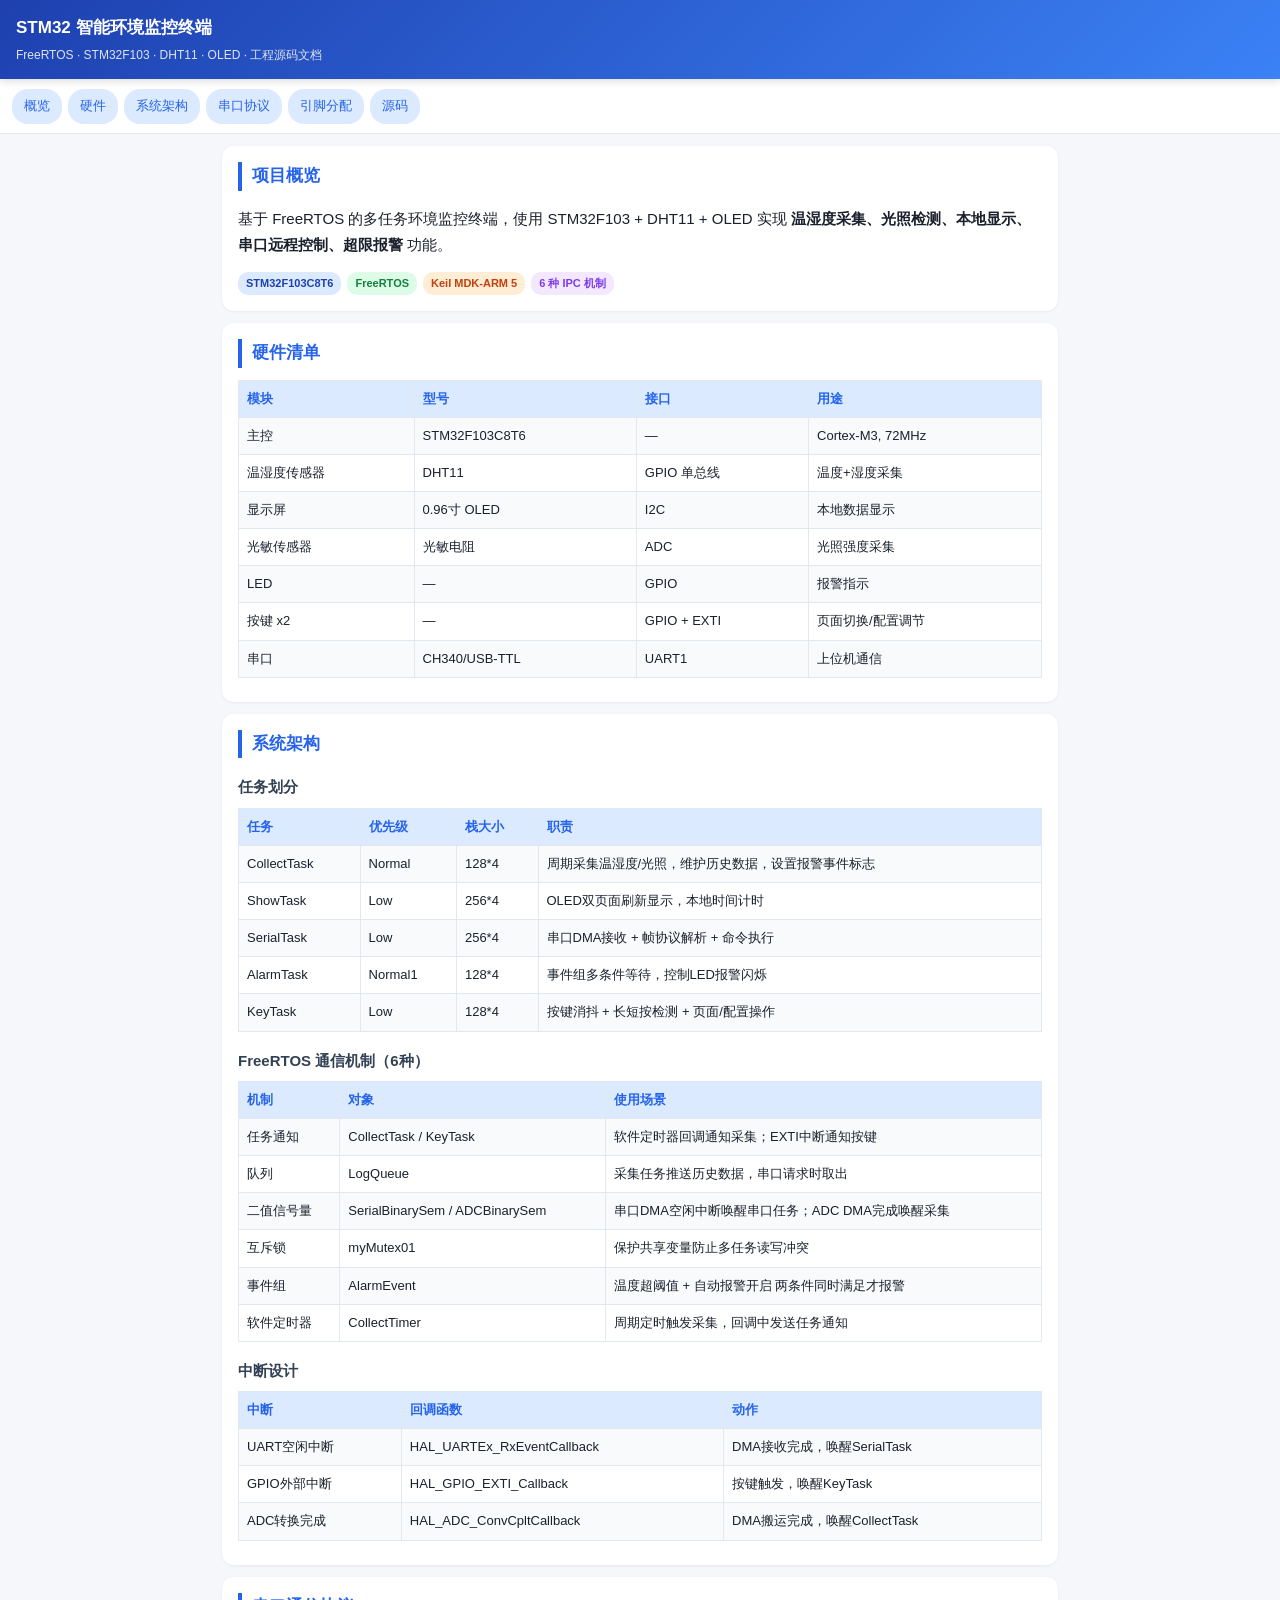
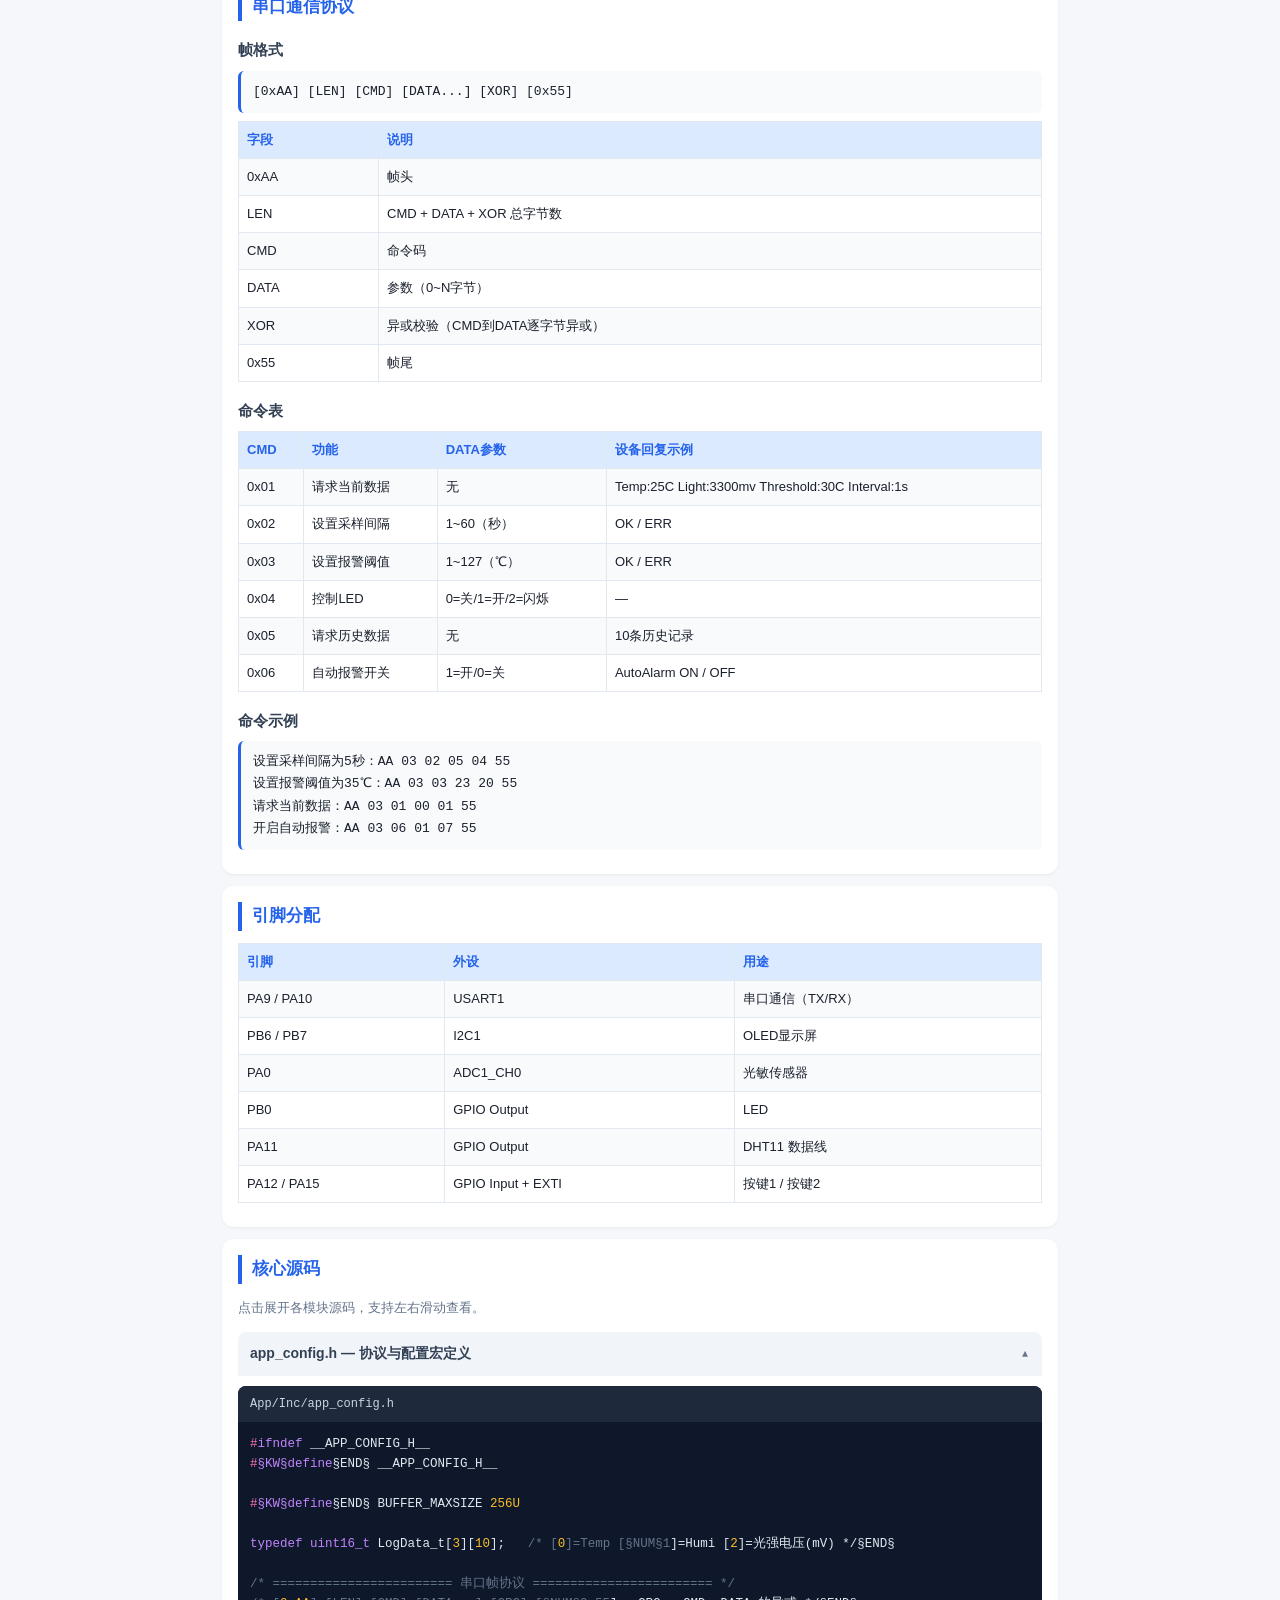
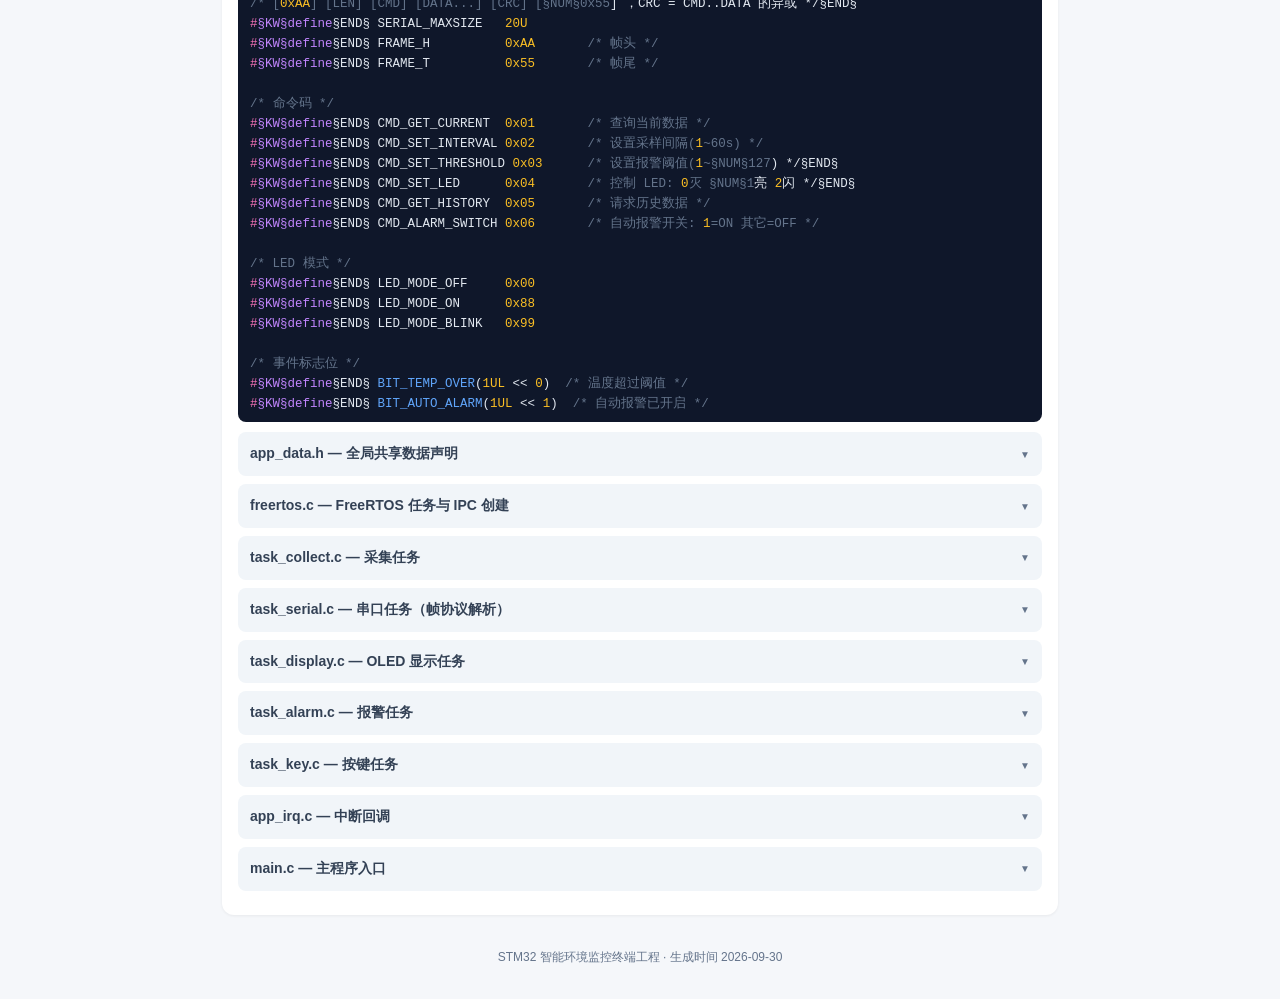
<file: Monitoring工程手机版.html>
<!DOCTYPE html>
<html lang="zh-CN">
<head>
<meta charset="UTF-8">
<meta name="viewport" content="width=device-width, initial-scale=1.0, maximum-scale=5.0">
<title>STM32 智能环境监控终端 - 工程文档</title>
<style>
:root{
  --bg:#f5f7fa;--card:#fff;--text:#1a202c;--muted:#64748b;
  --accent:#2563eb;--accent-light:#dbeafe;--border:#e2e8f0;
  --code-bg:#0f172a;--code-text:#e2e8f0;--kw:#c084fc;--str:#86efac;
  --num:#fbbf24;--cmt:#64748b;--fn:#60a5fa;--type:#f472b6;
}
*{box-sizing:border-box;-webkit-tap-highlight-color:transparent}
body{margin:0;font-family:-apple-system,BlinkMacSystemFont,"PingFang SC","Microsoft YaHei",sans-serif;background:var(--bg);color:var(--text);line-height:1.7;font-size:15px}
.header{position:sticky;top:0;z-index:100;background:linear-gradient(135deg,#1e40af,#3b82f6);color:#fff;padding:14px 16px;box-shadow:0 2px 8px rgba(0,0,0,.15)}
.header h1{margin:0;font-size:17px;font-weight:600}
.header .sub{font-size:12px;opacity:.85;margin-top:2px}
.nav{display:flex;gap:6px;overflow-x:auto;padding:10px 12px;background:#fff;border-bottom:1px solid var(--border);position:sticky;top:57px;z-index:99;scrollbar-width:none}
.nav::-webkit-scrollbar{display:none}
.nav a{flex-shrink:0;padding:6px 12px;background:var(--accent-light);color:var(--accent);border-radius:16px;font-size:13px;text-decoration:none;white-space:nowrap;font-weight:500}
.container{max-width:860px;margin:0 auto;padding:12px}
.card{background:var(--card);border-radius:12px;padding:16px;margin-bottom:12px;box-shadow:0 1px 3px rgba(0,0,0,.06)}
.card h2{margin:0 0 12px;font-size:17px;color:var(--accent);border-left:4px solid var(--accent);padding-left:10px}
.card h3{margin:16px 0 8px;font-size:15px;color:#334155}
table{width:100%;border-collapse:collapse;font-size:13px;margin:8px 0}
th,td{border:1px solid var(--border);padding:7px 8px;text-align:left}
th{background:var(--accent-light);color:var(--accent);font-weight:600}
tr:nth-child(even) td{background:#f8fafc}
.tag{display:inline-block;padding:2px 8px;border-radius:10px;font-size:11px;font-weight:600}
.tag-blue{background:#dbeafe;color:#1e40af}
.tag-green{background:#dcfce7;color:#15803d}
.tag-orange{background:#ffedd5;color:#c2410c}
.tag-purple{background:#f3e8ff;color:#7c3aed}
.code-block{background:var(--code-bg);border-radius:8px;overflow:hidden;margin:10px 0}
.code-header{display:flex;justify-content:space-between;align-items:center;padding:8px 12px;background:#1e293b;color:#cbd5e1;font-size:12px;font-family:monospace}
.code-header .copy{background:#334155;border:none;color:#e2e8f0;padding:3px 10px;border-radius:6px;font-size:11px;cursor:pointer}
.code-header .copy:active{background:#475569}
pre{margin:0;padding:12px;overflow-x:auto;font-size:12.5px;line-height:1.6;color:var(--code-text);font-family:"SF Mono",Menlo,Consolas,monospace;max-height:600px;-webkit-overflow-scrolling:touch}
details{margin:8px 0}
details summary{cursor:pointer;padding:10px 12px;background:#f1f5f9;border-radius:8px;font-weight:600;font-size:14px;color:#334155;list-style:none;display:flex;justify-content:space-between;align-items:center}
details summary::-webkit-details-marker{display:none}
details summary::after{content:"▼";font-size:10px;color:var(--muted);transition:transform .2s}
details[open] summary::after{transform:rotate(180deg)}
details[open] summary{border-bottom-left-radius:0;border-bottom-right-radius:0}
.kw{color:var(--kw)}.str{color:var(--str)}.num{color:var(--num)}.cmt{color:var(--cmt)}.fn{color:var(--fn)}.type{color:var(--type)}.dir{color:#f472b6}
.protocol{background:#f8fafc;border-left:3px solid var(--accent);padding:10px 12px;font-family:monospace;font-size:13px;border-radius:6px;margin:8px 0;word-break:break-all}
.arch-box{background:linear-gradient(135deg,#eff6ff,#dbeafe);border-radius:10px;padding:12px;margin:8px 0}
.footer{text-align:center;padding:20px;color:var(--muted);font-size:12px}
@media(max-width:600px){
  body{font-size:14px}
  .container{padding:8px}
  .card{padding:12px;border-radius:10px}
  pre{font-size:11.5px;padding:10px}
  th,td{padding:5px 6px;font-size:12px}
}
</style>
</head>
<body>

<div class="header">
  <h1>STM32 智能环境监控终端</h1>
  <div class="sub">FreeRTOS · STM32F103 · DHT11 · OLED · 工程源码文档</div>
</div>

<div class="nav">
  <a href="#overview">概览</a>
  <a href="#hardware">硬件</a>
  <a href="#arch">系统架构</a>
  <a href="#protocol">串口协议</a>
  <a href="#pins">引脚分配</a>
  <a href="#code">源码</a>
</div>

<div class="container">

<div class="card" id="overview">
  <h2>项目概览</h2>
  <p>基于 FreeRTOS 的多任务环境监控终端，使用 STM32F103 + DHT11 + OLED 实现 <strong>温湿度采集、光照检测、本地显示、串口远程控制、超限报警</strong> 功能。</p>
  <div style="display:flex;flex-wrap:wrap;gap:6px;margin-top:8px">
    <span class="tag tag-blue">STM32F103C8T6</span>
    <span class="tag tag-green">FreeRTOS</span>
    <span class="tag tag-orange">Keil MDK-ARM 5</span>
    <span class="tag tag-purple">6 种 IPC 机制</span>
  </div>
</div>

<div class="card" id="hardware">
  <h2>硬件清单</h2>
  <table>
    <tr><th>模块</th><th>型号</th><th>接口</th><th>用途</th></tr>
    <tr><td>主控</td><td>STM32F103C8T6</td><td>—</td><td>Cortex-M3, 72MHz</td></tr>
    <tr><td>温湿度传感器</td><td>DHT11</td><td>GPIO 单总线</td><td>温度+湿度采集</td></tr>
    <tr><td>显示屏</td><td>0.96寸 OLED</td><td>I2C</td><td>本地数据显示</td></tr>
    <tr><td>光敏传感器</td><td>光敏电阻</td><td>ADC</td><td>光照强度采集</td></tr>
    <tr><td>LED</td><td>—</td><td>GPIO</td><td>报警指示</td></tr>
    <tr><td>按键 x2</td><td>—</td><td>GPIO + EXTI</td><td>页面切换/配置调节</td></tr>
    <tr><td>串口</td><td>CH340/USB-TTL</td><td>UART1</td><td>上位机通信</td></tr>
  </table>
</div>

<div class="card" id="arch">
  <h2>系统架构</h2>
  <h3>任务划分</h3>
  <table>
    <tr><th>任务</th><th>优先级</th><th>栈大小</th><th>职责</th></tr>
    <tr><td>CollectTask</td><td>Normal</td><td>128*4</td><td>周期采集温湿度/光照，维护历史数据，设置报警事件标志</td></tr>
    <tr><td>ShowTask</td><td>Low</td><td>256*4</td><td>OLED双页面刷新显示，本地时间计时</td></tr>
    <tr><td>SerialTask</td><td>Low</td><td>256*4</td><td>串口DMA接收 + 帧协议解析 + 命令执行</td></tr>
    <tr><td>AlarmTask</td><td>Normal1</td><td>128*4</td><td>事件组多条件等待，控制LED报警闪烁</td></tr>
    <tr><td>KeyTask</td><td>Low</td><td>128*4</td><td>按键消抖 + 长短按检测 + 页面/配置操作</td></tr>
  </table>

  <h3>FreeRTOS 通信机制（6种）</h3>
  <table>
    <tr><th>机制</th><th>对象</th><th>使用场景</th></tr>
    <tr><td>任务通知</td><td>CollectTask / KeyTask</td><td>软件定时器回调通知采集；EXTI中断通知按键</td></tr>
    <tr><td>队列</td><td>LogQueue</td><td>采集任务推送历史数据，串口请求时取出</td></tr>
    <tr><td>二值信号量</td><td>SerialBinarySem / ADCBinarySem</td><td>串口DMA空闲中断唤醒串口任务；ADC DMA完成唤醒采集</td></tr>
    <tr><td>互斥锁</td><td>myMutex01</td><td>保护共享变量防止多任务读写冲突</td></tr>
    <tr><td>事件组</td><td>AlarmEvent</td><td>温度超阈值 + 自动报警开启 两条件同时满足才报警</td></tr>
    <tr><td>软件定时器</td><td>CollectTimer</td><td>周期定时触发采集，回调中发送任务通知</td></tr>
  </table>

  <h3>中断设计</h3>
  <table>
    <tr><th>中断</th><th>回调函数</th><th>动作</th></tr>
    <tr><td>UART空闲中断</td><td>HAL_UARTEx_RxEventCallback</td><td>DMA接收完成，唤醒SerialTask</td></tr>
    <tr><td>GPIO外部中断</td><td>HAL_GPIO_EXTI_Callback</td><td>按键触发，唤醒KeyTask</td></tr>
    <tr><td>ADC转换完成</td><td>HAL_ADC_ConvCpltCallback</td><td>DMA搬运完成，唤醒CollectTask</td></tr>
  </table>
</div>

<div class="card" id="protocol">
  <h2>串口通信协议</h2>
  <h3>帧格式</h3>
  <div class="protocol">[0xAA] [LEN] [CMD] [DATA...] [XOR] [0x55]</div>
  <table>
    <tr><th>字段</th><th>说明</th></tr>
    <tr><td>0xAA</td><td>帧头</td></tr>
    <tr><td>LEN</td><td>CMD + DATA + XOR 总字节数</td></tr>
    <tr><td>CMD</td><td>命令码</td></tr>
    <tr><td>DATA</td><td>参数（0~N字节）</td></tr>
    <tr><td>XOR</td><td>异或校验（CMD到DATA逐字节异或）</td></tr>
    <tr><td>0x55</td><td>帧尾</td></tr>
  </table>

  <h3>命令表</h3>
  <table>
    <tr><th>CMD</th><th>功能</th><th>DATA参数</th><th>设备回复示例</th></tr>
    <tr><td>0x01</td><td>请求当前数据</td><td>无</td><td>Temp:25C Light:3300mv Threshold:30C Interval:1s</td></tr>
    <tr><td>0x02</td><td>设置采样间隔</td><td>1~60（秒）</td><td>OK / ERR</td></tr>
    <tr><td>0x03</td><td>设置报警阈值</td><td>1~127（℃）</td><td>OK / ERR</td></tr>
    <tr><td>0x04</td><td>控制LED</td><td>0=关/1=开/2=闪烁</td><td>—</td></tr>
    <tr><td>0x05</td><td>请求历史数据</td><td>无</td><td>10条历史记录</td></tr>
    <tr><td>0x06</td><td>自动报警开关</td><td>1=开/0=关</td><td>AutoAlarm ON / OFF</td></tr>
  </table>

  <h3>命令示例</h3>
  <div class="protocol">设置采样间隔为5秒：AA 03 02 05 04 55<br>
设置报警阈值为35℃：AA 03 03 23 20 55<br>
请求当前数据：AA 03 01 00 01 55<br>
开启自动报警：AA 03 06 01 07 55</div>
</div>

<div class="card" id="pins">
  <h2>引脚分配</h2>
  <table>
    <tr><th>引脚</th><th>外设</th><th>用途</th></tr>
    <tr><td>PA9 / PA10</td><td>USART1</td><td>串口通信（TX/RX）</td></tr>
    <tr><td>PB6 / PB7</td><td>I2C1</td><td>OLED显示屏</td></tr>
    <tr><td>PA0</td><td>ADC1_CH0</td><td>光敏传感器</td></tr>
    <tr><td>PB0</td><td>GPIO Output</td><td>LED</td></tr>
    <tr><td>PA11</td><td>GPIO Output</td><td>DHT11 数据线</td></tr>
    <tr><td>PA12 / PA15</td><td>GPIO Input + EXTI</td><td>按键1 / 按键2</td></tr>
  </table>
</div>

<div class="card" id="code">
  <h2>核心源码</h2>
  <p style="color:var(--muted);font-size:13px">点击展开各模块源码，支持左右滑动查看。</p>

  <details open>
    <summary>app_config.h — 协议与配置宏定义</summary>
    <div class="code-block"><div class="code-header">App/Inc/app_config.h</div><pre id="c1"></pre></div>
  </details>

  <details>
    <summary>app_data.h — 全局共享数据声明</summary>
    <div class="code-block"><div class="code-header">App/Inc/app_data.h</div><pre id="c2"></pre></div>
  </details>

  <details>
    <summary>freertos.c — FreeRTOS 任务与 IPC 创建</summary>
    <div class="code-block"><div class="code-header">Core/Src/freertos.c</div><pre id="c3"></pre></div>
  </details>

  <details>
    <summary>task_collect.c — 采集任务</summary>
    <div class="code-block"><div class="code-header">App/Src/task_collect.c</div><pre id="c4"></pre></div>
  </details>

  <details>
    <summary>task_serial.c — 串口任务（帧协议解析）</summary>
    <div class="code-block"><div class="code-header">App/Src/task_serial.c</div><pre id="c5"></pre></div>
  </details>

  <details>
    <summary>task_display.c — OLED 显示任务</summary>
    <div class="code-block"><div class="code-header">App/Src/task_display.c</div><pre id="c6"></pre></div>
  </details>

  <details>
    <summary>task_alarm.c — 报警任务</summary>
    <div class="code-block"><div class="code-header">App/Src/task_alarm.c</div><pre id="c7"></pre></div>
  </details>

  <details>
    <summary>task_key.c — 按键任务</summary>
    <div class="code-block"><div class="code-header">App/Src/task_key.c</div><pre id="c8"></pre></div>
  </details>

  <details>
    <summary>app_irq.c — 中断回调</summary>
    <div class="code-block"><div class="code-header">App/Src/app_irq.c</div><pre id="c9"></pre></div>
  </details>

  <details>
    <summary>main.c — 主程序入口</summary>
    <div class="code-block"><div class="code-header">Core/Src/main.c</div><pre id="c10"></pre></div>
  </details>
</div>

<div class="footer">STM32 智能环境监控终端工程 · 生成时间 2026-09-30</div>
</div>

<script>
// 简易 C 语法高亮
function hl(code){
  // 先处理注释和字符串，避免被关键字替换干扰
  let out = code;
  // 注释
  out = out.replace(/\/\/[^\n]*/g, m => '§CMT§'+m+'§END§');
  out = out.replace(/\/\*[\s\S]*?\*\//g, m => '§CMT§'+m+'§END§');
  // 字符串
  out = out.replace(/"([^"\\]|\\.)*"/g, m => '§STR§'+m+'§END§');
  out = out.replace(/'([^'\\]|\\.)*'/g, m => '§STR§'+m+'§END§');
  // 预处理
  out = out.replace(/(^|\s)(#\s*\w+)/g, '$1§DIR§$2§END§');
  // 关键字
  const kws = ['void','uint8_t','uint16_t','uint32_t','int','char','if','else','for','while','switch','case','break','return','const','static','extern','define','include','ifndef','endif','define','typedef','struct','enum','sizeof','NULL','true','false'];
  kws.forEach(k => {
    const re = new RegExp('\\b'+k.replace(/[.*+?^${}()|[\]\\]/g,'\\$&')+'\\b','g');
    out = out.replace(re, '§KW§'+k+'§END§');
  });
  // 函数调用
  out = out.replace(/\b([a-zA-Z_]\w*)\s*\(/g, '§FN§$1§END§(');
  // 数字
  out = out.replace(/\b(\d+[uUlL]*|0x[0-9a-fA-F]+)\b/g, '§NUM§$1§END§');
  // 恢复标签
  out = out.replace(/§CMT§([\s\S]*?)§END§/g,'<span class="cmt">$1</span>');
  out = out.replace(/§STR§([\s\S]*?)§END§/g,'<span class="str">$1</span>');
  out = out.replace(/§DIR§([\s\S]*?)§END§/g,'<span class="dir">$1</span>');
  out = out.replace(/§KW§([\s\S]*?)§END§/g,'<span class="kw">$1</span>');
  out = out.replace(/§FN§([\s\S]*?)§END§/g,'<span class="fn">$1</span>');
  out = out.replace(/§NUM§([\s\S]*?)§END§/g,'<span class="num">$1</span>');
  return out;
}
</script>

<!-- 源码数据 -->
<script id="src-app_config" type="text/plain">#ifndef __APP_CONFIG_H__
#define __APP_CONFIG_H__

#define BUFFER_MAXSIZE 256U

typedef uint16_t LogData_t[3][10];   /* [0]=Temp [1]=Humi [2]=光强电压(mV) */

/* ======================== 串口帧协议 ======================== */
/* [0xAA] [LEN] [CMD] [DATA...] [CRC] [0x55] ，CRC = CMD..DATA 的异或 */
#define SERIAL_MAXSIZE   20U
#define FRAME_H          0xAA       /* 帧头 */
#define FRAME_T          0x55       /* 帧尾 */

/* 命令码 */
#define CMD_GET_CURRENT  0x01       /* 查询当前数据 */
#define CMD_SET_INTERVAL 0x02       /* 设置采样间隔(1~60s) */
#define CMD_SET_THRESHOLD 0x03      /* 设置报警阈值(1~127) */
#define CMD_SET_LED      0x04       /* 控制 LED: 0灭 1亮 2闪 */
#define CMD_GET_HISTORY  0x05       /* 请求历史数据 */
#define CMD_ALARM_SWITCH 0x06       /* 自动报警开关: 1=ON 其它=OFF */

/* LED 模式 */
#define LED_MODE_OFF     0x00
#define LED_MODE_ON      0x88
#define LED_MODE_BLINK   0x99

/* 事件标志位 */
#define BIT_TEMP_OVER    (1UL << 0)  /* 温度超过阈值 */
#define BIT_AUTO_ALARM   (1UL << 1)  /* 自动报警已开启 */

/* 自动报警开关取值 */
#define AUTO_ALARM_OFF   0U
#define AUTO_ALARM_ON    1U

/* 默认参数与范围 */
#define DEFAULT_THRESHOLD   30U
#define DEFAULT_PERIOD      1U
#define PERIOD_MAX          60U
#define THRESHOLD_MAX       127U
#define PERIOD_U8_MAX       128U

#endif /* __APP_CONFIG_H__ */</script>

<script id="src-app_data" type="text/plain">#ifndef __APP_DATA_H__
#define __APP_DATA_H__

#include "ring_buffer.h"
#include "app_config.h"

extern ring_buffer_t* rb;
extern uint8_t shortage[BUFFER_MAXSIZE];

/* 业务共享数据（跨任务，由 myMutex01 / 事件 / 通知保护） */
extern uint8_t   g_temp;          /* 温度 ℃ */
extern uint8_t   g_humi;          /* 湿度 %RH */
extern uint16_t  g_light_raw;     /* 光照 ADC 原始值 */
extern uint8_t   g_threshold;     /* 报警阈值 ℃ */
extern uint8_t   g_period;        /* 采集周期 s */
extern uint8_t   g_page_flag;     /* 显示页：1=首页 2=配置 */
extern uint8_t   g_led_flag;      /* LED 模式 */
extern uint8_t   g_arrow;         /* 配置页箭头位置 1~7 */
extern uint8_t   g_auto_alarm;    /* 自动报警开关 */

#endif /* __APP_DATA_H__ */</script>

<script id="src-freertos" type="text/plain">#include "FreeRTOS.h"
#include "task.h"
#include "main.h"
#include "cmsis_os.h"
#include "app_config.h"
#include "app_rtos.h"
#include "app_task.h"
#include "bsp_oled.h"

/* 任务句柄 & 属性 */
osThreadId_t CollectTaskHandle;   /* priority: Normal,  stack: 128*4 */
osThreadId_t ShowTaskHandle;      /* priority: Low,     stack: 256*4 */
osThreadId_t SerialTaskHandle;    /* priority: Low,     stack: 256*4 */
osThreadId_t AlarmTaskHandle;     /* priority: Normal1, stack: 128*4 */
osThreadId_t KeyTaskHandle;       /* priority: Low,     stack: 128*4 */

osMessageQueueId_t LogQueueHandle;
osTimerId_t        CollectTimerHandle;
osMutexId_t        myMutex01Handle;
osSemaphoreId_t    ADCBinarySemHandle;
osEventFlagsId_t   AlarmEventHandle;

void MX_FREERTOS_Init(void) {
  OLED_Init();
  myMutex01Handle  = osMutexNew(&myMutex01_attributes);
  ADCBinarySemHandle = osSemaphoreNew(1, 0, &ADCBinarySem_attributes);
  CollectTimerHandle = osTimerNew(Callback01, osTimerPeriodic, NULL, &CollectTimer_attributes);
  LogQueueHandle   = osMessageQueueNew(4, sizeof(LogData_t), &LogQueue_attributes);

  CollectTaskHandle = osThreadNew(StartCollectTask, NULL, &CollectTask_attributes);
  ShowTaskHandle    = osThreadNew(StartShowTask, NULL, &ShowTask_attributes);
  SerialTaskHandle  = osThreadNew(StartSerialTask, NULL, &SerialTask_attributes);
  AlarmTaskHandle   = osThreadNew(StartAlarmTask, NULL, &AlarmTask_attributes);
  KeyTaskHandle     = osThreadNew(StartKeyTask, NULL, &KeyTask_attributes);

  AlarmEventHandle = osEventFlagsNew(&AlarmEvent_attributes);
}

/* 5 个任务入口转发 */
void StartCollectTask(void *a){ CollectTask_Entry(a); }
void StartShowTask(void *a)   { DisplayTask_Entry(a); }
void StartSerialTask(void *a) { SerialTask_Entry(a); }
void StartAlarmTask(void *a)  { AlarmTask_Entry(a); }
void StartKeyTask(void *a)    { KeyTask_Entry(a); }

/* 定时器回调：到达采集周期，唤醒采集任务 */
void Callback01(void *argument){
  xTaskNotifyGive(CollectTaskHandle);
}</script>

<script id="src-collect" type="text/plain">#include "app_task.h"
#include "app_data.h"
#include "app_rtos.h"
#include "app_config.h"
#include "bsp_uart.h"
#include "bsp_dht11.h"
#include "bsp_gpio.h"
#include "adc.h"
#include "dma.h"
#include <string.h>

/**
  * @brief  采集任务：由 CollectTimer 周期通知唤醒。
  *         采样光照 ADC / 温湿度，更新共享数据，写历史 log，
  *         若开启自动报警则上报当前状态帧。
  */
void CollectTask_Entry(void *argument)
{
  (void)argument;
  uint8_t  local_period = 1;
  uint16_t Log[3][10]   = {0};
  uint8_t  times        = 0;
  uint8_t  sendbuf[64];

  osTimerStart(CollectTimerHandle, 1000);

  for(;;)
  {
    ulTaskNotifyTake(pdTRUE, portMAX_DELAY);   /* 等待定时器通知 */

    osMutexAcquire(myMutex01Handle, osWaitForever);

    /* 采集周期变化 -> 重设定时器 */
    if(local_period != g_period)
    {
      osTimerStop(CollectTimerHandle);
      osTimerStart(CollectTimerHandle, 1000u * g_period);
      local_period = g_period;
    }

    /* 历史数据移位滚动 */
    if(times >= 10)
    {
      for(uint8_t i=0; i<9; i++)
      {
        Log[0][i] = Log[0][i+1];
        Log[1][i] = Log[1][i+1];
        Log[2][i] = Log[2][i+1];
      }
      times = 9;
    }

    if(g_led_flag == LED_MODE_OFF)
      bsp_gpio_write(LED_GPIO_Port, LED_Pin, GPIO_PIN_RESET);

    /* 光照 ADC 采样 */
    osSemaphoreAcquire(ADCBinarySemHandle, 0);
    HAL_ADC_Start_DMA(&hadc1, (uint32_t*)&g_light_raw, 1);
    osSemaphoreAcquire(ADCBinarySemHandle, osWaitForever);
    HAL_ADC_Stop_DMA(&hadc1);

    /* 温湿度采样 */
    Bsp_Dht11Sample(&g_temp, &g_humi);

    uint8_t  temp  = g_temp;
    uint8_t  humi  = g_humi;
    uint8_t  thr   = g_threshold;
    uint8_t  led   = g_led_flag;
    uint8_t  alarm = g_auto_alarm;
    uint16_t volt  = (uint16_t)(g_light_raw * 3300U / 4095U);

    if(temp >= thr) osEventFlagsSet(AlarmEventHandle, BIT_TEMP_OVER);
    else            osEventFlagsClear(AlarmEventHandle, BIT_TEMP_OVER);

    Log[0][times] = temp;
    Log[1][times] = humi;
    Log[2][times] = volt;

    osMutexRelease(myMutex01Handle);

    /* 自动报警上报（锁外发送避免阻塞） */
    if(alarm == AUTO_ALARM_ON)
    {
      memset(sendbuf, 0, sizeof(sendbuf));
      if(led == LED_MODE_BLINK && temp < thr)
        sprintf((char*)sendbuf, "[CLEAR] Temp:%dC Threshold:%dC\r\n", temp, thr);
      else if(temp < thr)
        sprintf((char*)sendbuf, "[NORMAL] Temp:%dC Threshold:%dC\r\n", temp, thr);
      else
        sprintf((char*)sendbuf, "[ALARM] Temp:%dC Threshold:%dC\r\n", temp, thr);
      bsp_uart_transmit(sendbuf, (uint32_t)strlen((char*)sendbuf), 200);
    }

    osMessageQueuePut(LogQueueHandle, Log, 0, 0);
    times++;
  }
}</script>

<script id="src-serial" type="text/plain">/***
*   @note: 串口助手{波特率：115200，文本模式接收，hex协议帧发送}
***/
#include "app_task.h"
#include "app_data.h"
#include "app_rtos.h"
#include "app_config.h"
#include "bsp_uart.h"
#include "bsp_gpio.h"
#include <string.h>

/* 帧格式: [0xAA][LEN][CMD][DATA...][CRC][0x55]
 * CRC = CMD..DATA 的异或 */

static uint8_t App_FrameXor(const uint8_t *pData, uint16_t len)
{
  uint8_t xorv = 0;
  for(uint16_t i = 2; i < len - 2; i++)
    xorv ^= pData[i];
  return xorv;
}

static uint8_t App_FrameValid(const uint8_t *pData, uint16_t len)
{
  if(len < 5) return 0;
  if(pData[0] != FRAME_H || pData[len-1] != FRAME_T) return 0;
  if(pData[len-2] != App_FrameXor(pData, len)) return 0;
  return 1;
}

static void App_SerialProcess(const uint8_t *frame, uint16_t len)
{
  uint8_t sendbuf[64];
  char *ack;

  switch(frame[2])
  {
    case CMD_GET_CURRENT:   /* 请求当前数据 */
    {
      uint16_t volt;
      osMutexAcquire(myMutex01Handle, osWaitForever);
      volt = (uint16_t)(g_light_raw * 3300U / 4095U);
      sprintf((char*)sendbuf, "Temp:%dC Light:%dmv Threshold:%dC Interval:%ds\r\n",
              g_temp, volt, g_threshold, g_period);
      osMutexRelease(myMutex01Handle);
      bsp_uart_transmit(sendbuf, strlen((char*)sendbuf), 200);
    }
    break;

    case CMD_SET_INTERVAL:  /* 设置采样间隔 1~60s */
      if(frame[3] >= 1 && frame[3] <= 60){
        osMutexAcquire(myMutex01Handle, osWaitForever);
        g_period = frame[3];
        osMutexRelease(myMutex01Handle);
        ack = "OK\r\n";
      } else ack = "ERR\r\n";
      bsp_uart_transmit((uint8_t*)ack, strlen(ack), 200);
      break;

    case CMD_SET_THRESHOLD: /* 设置报警阈值 1~127 */
      if(frame[3] >= 1 && frame[3] <= 127){
        osMutexAcquire(myMutex01Handle, osWaitForever);
        g_threshold = frame[3];
        osMutexRelease(myMutex01Handle);
        ack = "OK\r\n";
      } else ack = "ERR\r\n";
      bsp_uart_transmit((uint8_t*)ack, strlen(ack), 200);
      break;

    case CMD_SET_LED:       /* 控制 LED: 0灭 1亮 2闪 */
      osMutexAcquire(myMutex01Handle, osWaitForever);
      if(frame[3] == 0)      { g_led_flag = LED_MODE_OFF;   bsp_gpio_write(LED_GPIO_Port,LED_Pin,GPIO_PIN_RESET); }
      else if(frame[3] == 1) { g_led_flag = LED_MODE_ON;    bsp_gpio_write(LED_GPIO_Port,LED_Pin,GPIO_PIN_SET); }
      else if(frame[3] == 2) { g_led_flag = LED_MODE_BLINK; }
      osMutexRelease(myMutex01Handle);
      break;

    case CMD_GET_HISTORY:   /* 请求历史数据 */
    {
      LogData_t log = {0};
      if(osMessageQueueGet(LogQueueHandle, log, 0, 200) == osOK){
        for(uint8_t i = 0; i < 10; i++){
          sprintf((char*)sendbuf, "%d: Temp:%dC Humi:%d%%RH Light:%dmv\r\n",
                  i+1, log[0][i], log[1][i], log[2][i]);
          bsp_uart_transmit(sendbuf, strlen((char*)sendbuf), 200);
        }
      }
    }
    break;

    case CMD_ALARM_SWITCH:  /* 自动报警开关 */
      osMutexAcquire(myMutex01Handle, osWaitForever);
      if(frame[3] == 1){ g_auto_alarm = AUTO_ALARM_ON;  osEventFlagsSet(AlarmEventHandle, BIT_AUTO_ALARM);   ack="AutoAlarm ON\r\n"; }
      else            { g_auto_alarm = AUTO_ALARM_OFF; osEventFlagsClear(AlarmEventHandle, BIT_AUTO_ALARM); ack="AutoAlarm OFF\r\n"; }
      osMutexRelease(myMutex01Handle);
      bsp_uart_transmit((uint8_t*)ack, strlen(ack), 200);
      break;

    default:
      ack = "Cmd is warning\r\n";
      bsp_uart_transmit((uint8_t*)ack, strlen(ack), 200);
      break;
  }
}

void SerialTask_Entry(void *argument)
{
  (void)argument;
  rb_init(rb, shortage, BUFFER_MAXSIZE);
  bsp_uart_rxStart(dma_rx_buf, sizeof(dma_rx_buf));

  uint8_t  frame[SERIAL_MAXSIZE];
  uint16_t fcnt    = 0;
  uint8_t  started = 0;

  for(;;)
  {
    ulTaskNotifyTake(pdTRUE, portMAX_DELAY);   /* 等待串口中断通知 */

    while(rb_available(rb) > 0U)
    {
      uint8_t b;
      if(rb_read(rb, &b) != ERR_OK) break;

      if(!started){
        if(b == FRAME_H){ started = 1; fcnt = 0; frame[fcnt++] = b; }
      } else {
        frame[fcnt++] = b;
        if(b == FRAME_T){
          if(App_FrameValid(frame, fcnt)) App_SerialProcess(frame, fcnt);
          started = 0; fcnt = 0;
        } else if(fcnt >= SERIAL_MAXSIZE){
          started = 0; fcnt = 0;   /* 超长丢弃 */
        }
      }
    }
  }
}</script>

<script id="src-display" type="text/plain">#include "app_task.h"
#include "app_data.h"
#include "app_rtos.h"
#include "app_config.h"
#include "bsp_oled.h"
#include <string.h>

/**
  * @brief  显示任务：维护运行时钟，按 g_page_flag 绘制首页/配置页。
  */
void DisplayTask_Entry(void *argument)
{
  (void)argument;
  uint32_t s    = 0;
  uint16_t min  = 0;
  uint8_t  hour = 0;

  for(;;)
  {
    if(++s >= 60){ s=0; if(++min>=60){ min=0; if(++hour>=24) hour=0; } }

    if(g_page_flag == 1)   /* 首页 */
    {
      uint8_t  temp, humi;
      uint16_t li, lp;
      osMutexAcquire(myMutex01Handle, 100);
      temp = g_temp; humi = g_humi;
      li = (uint16_t)(g_light_raw * 3300U / 4095U / 1000U);
      lp = (uint16_t)(g_light_raw * 3300U / 4095U / 10U % 100U);
      osMutexRelease(myMutex01Handle);

      OLED_NewFrame();
      OLED_ShowString(1,0,"Time:");
      OLED_ShowString(1,2,"Humi:");
      OLED_ShowString(1,3,"Temp:");
      OLED_ShowString(1,4,"Light:");
      OLED_ShowNum(8,3,temp,2);
      OLED_ShowNum(8,2,humi,2);
      OLED_ShowNum(8,4,li,1);
      OLED_ShowChar(9,4,'.');
      OLED_ShowNum(10,4,lp,2);
      OLED_ShowNum(6,0,hour,2);
      OLED_ShowNum(9,0,min,2);
      OLED_ShowNum(12,0,s,2);
      OLED_ShowChar(8,0,':');
      OLED_ShowChar(11,0,':');
      OLED_ShowFrame();
    }
    else if(g_page_flag == 2)   /* 配置页 */
    {
      const char *alarmStr;
      uint8_t thr, period, arrow;
      osMutexAcquire(myMutex01Handle, 100);
      thr = g_threshold; period = g_period; arrow = g_arrow;
      alarmStr = (g_auto_alarm == AUTO_ALARM_ON) ? "ON" : "OFF";
      osMutexRelease(myMutex01Handle);

      OLED_NewFrame();
      OLED_ShowString(5,0,"CONFIG");
      OLED_ShowString(0,1,"Period:");
      OLED_ShowString(0,2,"AutoAlarm:");
      OLED_ShowString(0,3,"Threshold:");
      OLED_ShowNum(11,3,thr,2);
      OLED_ShowChar(17,arrow,'<');
      OLED_ShowString(12,2,(char*)alarmStr);
      OLED_ShowNum(8,1,period,2);
      OLED_ShowChar(10,1,'s');
      OLED_ShowFrame();
    }
    osDelay(999);
  }
}</script>

<script id="src-alarm" type="text/plain">#include "app_task.h"
#include "app_data.h"
#include "app_rtos.h"
#include "app_config.h"
#include "bsp_gpio.h"

/**
  * @brief  报警任务：[温度超阈值] 与 [自动报警开启] 同时成立时 LED 闪烁。
  */
void AlarmTask_Entry(void *argument)
{
  (void)argument;

  for(;;)
  {
    uint32_t ret = osEventFlagsWait(AlarmEventHandle,
                                    BIT_TEMP_OVER | BIT_AUTO_ALARM,
                                    osFlagsWaitAll | osFlagsNoClear,
                                    300);

    uint8_t led;
    osMutexAcquire(myMutex01Handle, osWaitForever);
    if((ret & (BIT_TEMP_OVER | BIT_AUTO_ALARM)) == (BIT_TEMP_OVER | BIT_AUTO_ALARM))
      g_led_flag = LED_MODE_BLINK;
    else
      g_led_flag = LED_MODE_OFF;
    led = g_led_flag;
    osMutexRelease(myMutex01Handle);

    if(led == LED_MODE_BLINK)
      bsp_gpio_toggle(LED_GPIO_Port, LED_Pin);
    else
      bsp_gpio_write(LED_GPIO_Port, LED_Pin, GPIO_PIN_RESET);
    osDelay(300);
  }
}</script>

<script id="src-key" type="text/plain">#include "app_task.h"
#include "app_data.h"
#include "app_rtos.h"
#include "app_config.h"
#include "bsp_gpio.h"
#include "main.h"

#define PRESS_NONE   0U
#define PRESS_SHORT  1U
#define PRESS_LONG   2U

/* 按键检测：消抖 + 长短按区分（>500ms 为长按） */
static uint8_t Key_Detect(GPIO_TypeDef *Port, uint16_t Pin)
{
  osDelay(15);
  if(bsp_gpio_read(Port, Pin) != GPIO_PIN_RESET) return PRESS_NONE;

  uint32_t start = HAL_GetTick();
  while(bsp_gpio_read(Port, Pin) == GPIO_PIN_RESET)
  {
    if((HAL_GetTick() - start) >= 500) return PRESS_LONG;
    osDelay(1);
  }
  return PRESS_SHORT;
}

/**
  * @brief  按键任务：Key1 短按移动箭头/长按切页；Key2 短按调参/长按恢复默认。
  */
void KeyTask_Entry(void *argument)
{
  (void)argument;

  for(;;)
  {
    ulTaskNotifyTake(pdTRUE, portMAX_DELAY);

    /* ---- Key1 ---- */
    if(bsp_gpio_read(Key1_GPIO_Port, Key1_Pin) == GPIO_PIN_RESET)
    {
      uint8_t press = Key_Detect(Key1_GPIO_Port, Key1_Pin);
      if(press == PRESS_LONG){
        osMutexAcquire(myMutex01Handle, osWaitForever);
        g_page_flag = (g_page_flag == 1) ? 2 : 1;
        osMutexRelease(myMutex01Handle);
      }
      else if(press == PRESS_SHORT && g_page_flag == 2){
        osMutexAcquire(myMutex01Handle, osWaitForever);
        g_arrow = (g_arrow >= 7) ? 1 : (g_arrow + 1);
        osMutexRelease(myMutex01Handle);
      }
    }

    /* ---- Key2 ---- */
    if(bsp_gpio_read(Key2_GPIO_Port, Key2_Pin) == GPIO_PIN_RESET)
    {
      uint8_t press = Key_Detect(Key2_GPIO_Port, Key2_Pin);
      if(press == PRESS_SHORT && g_page_flag == 2){
        osMutexAcquire(myMutex01Handle, osWaitForever);
        switch(g_arrow){
          case 1: g_period = (g_period >= PERIOD_U8_MAX) ? 1 : (g_period + 1); break;
          case 2:
            if(g_auto_alarm == AUTO_ALARM_OFF){ g_auto_alarm = AUTO_ALARM_ON;  osEventFlagsSet(AlarmEventHandle, BIT_AUTO_ALARM); }
            else                               { g_auto_alarm = AUTO_ALARM_OFF; osEventFlagsClear(AlarmEventHandle, BIT_AUTO_ALARM); }
            break;
          case 3: g_threshold = (g_threshold >= THRESHOLD_MAX) ? 1 : (g_threshold + 1); break;
          default: break;
        }
        osMutexRelease(myMutex01Handle);
      }
      else if(press == PRESS_LONG && g_page_flag == 2){
        osMutexAcquire(myMutex01Handle, osWaitForever);
        switch(g_arrow){
          case 1: g_period = DEFAULT_PERIOD; break;
          case 2: g_auto_alarm = AUTO_ALARM_OFF; osEventFlagsClear(AlarmEventHandle, BIT_AUTO_ALARM); break;
          case 3: g_threshold = DEFAULT_THRESHOLD; break;
          default: break;
        }
        osMutexRelease(myMutex01Handle);
      }
    }
  }
}</script>

<script id="src-irq" type="text/plain">#include "main.h"
#include "usart.h"
#include "gpio.h"
#include "adc.h"
#include "FreeRTOS.h"
#include "app_data.h"
#include "app_rtos.h"
#include "bsp_uart.h"
#include "task.h"
#include "semphr.h"

/* UART 空闲中断：DMA 接收完成 -> 写入环形缓冲 -> 唤醒 SerialTask */
void HAL_UARTEx_RxEventCallback(UART_HandleTypeDef *huart, uint16_t Size)
{
  if(huart->Instance != USART1 || Size <= 0U) return;

  rb_write_block(rb, dma_rx_buf, Size);
  bsp_uart_rxStart(dma_rx_buf, sizeof(dma_rx_buf));

  BaseType_t HigherPriorityTaskWoken = pdFALSE;
  vTaskNotifyGiveFromISR(SerialTaskHandle, &HigherPriorityTaskWoken);
  portYIELD_FROM_ISR(HigherPriorityTaskWoken);
}

/* ADC 转换完成：DMA 搬运完成 -> 释放信号量唤醒 CollectTask */
void HAL_ADC_ConvCpltCallback(ADC_HandleTypeDef* hadc)
{
  if(hadc->Instance != ADC1) return;

  BaseType_t HigherPriorityTaskWoken = pdFALSE;
  xSemaphoreGiveFromISR(ADCBinarySemHandle, &HigherPriorityTaskWoken);
  portYIELD_FROM_ISR(HigherPriorityTaskWoken);
}

/* GPIO 外部中断：按键触发 -> 唤醒 KeyTask */
void HAL_GPIO_EXTI_Callback(uint16_t GPIO_Pin)
{
  if(GPIO_Pin != Key1_Pin && GPIO_Pin != Key2_Pin) return;

  BaseType_t HigherPriorityTaskWoken = pdFALSE;
  vTaskNotifyGiveFromISR(KeyTaskHandle, &HigherPriorityTaskWoken);
  portYIELD_FROM_ISR(HigherPriorityTaskWoken);
}</script>

<script id="src-main" type="text/plain">#include "main.h"
#include "cmsis_os.h"
#include "adc.h"
#include "dma.h"
#include "i2c.h"
#include "spi.h"
#include "tim.h"
#include "usart.h"
#include "gpio.h"

void SystemClock_Config(void);
void MX_FREERTOS_Init(void);

int main(void)
{
  HAL_Init();
  SystemClock_Config();

  MX_GPIO_Init();
  MX_DMA_Init();
  MX_I2C1_Init();
  MX_USART1_UART_Init();
  MX_TIM2_Init();
  MX_ADC1_Init();
  MX_SPI1_Init();

  osKernelInitialize();
  MX_FREERTOS_Init();
  osKernelStart();   /* 调度器启动，不再返回 */

  while(1){}
}

/* 系统时钟：HSE 8MHz * PLL9 = 72MHz */
void SystemClock_Config(void)
{
  RCC_OscInitTypeDef RCC_OscInitStruct = {0};
  RCC_ClkInitTypeDef RCC_ClkInitStruct = {0};
  RCC_PeriphCLKInitTypeDef PeriphClkInit = {0};

  RCC_OscInitStruct.OscillatorType = RCC_OSCILLATORTYPE_HSE;
  RCC_OscInitStruct.HSEState = RCC_HSE_ON;
  RCC_OscInitStruct.PLL.PLLState = RCC_PLL_ON;
  RCC_OscInitStruct.PLL.PLLSource = RCC_PLLSOURCE_HSE;
  RCC_OscInitStruct.PLL.PLLMUL = RCC_PLL_MUL9;
  HAL_RCC_OscConfig(&RCC_OscInitStruct);

  RCC_ClkInitStruct.ClockType = RCC_CLOCKTYPE_HCLK|RCC_CLOCKTYPE_SYSCLK
                              |RCC_CLOCKTYPE_PCLK1|RCC_CLOCKTYPE_PCLK2;
  RCC_ClkInitStruct.SYSCLKSource = RCC_SYSCLKSOURCE_PLLCLK;
  RCC_ClkInitStruct.AHBCLKDivider = RCC_SYSCLK_DIV1;
  RCC_ClkInitStruct.APB1CLKDivider = RCC_HCLK_DIV2;
  RCC_ClkInitStruct.APB2CLKDivider = RCC_HCLK_DIV2;
  HAL_RCC_ClockConfig(&RCC_ClkInitStruct, FLASH_LATENCY_2);

  PeriphClkInit.PeriphClockSelection = RCC_PERIPHCLK_ADC;
  PeriphClkInit.AdcClockSelection = RCC_ADCPCLK2_DIV4;
  HAL_RCCEx_PeriphCLKConfig(&PeriphClkInit);
}

void Error_Handler(void)
{
  __disable_irq();
  while(1){}
}</script>

<script>
const map = {
  c1:'src-app_config', c2:'src-app_data', c3:'src-freertos',
  c4:'src-collect', c5:'src-serial', c6:'src-display',
  c7:'src-alarm', c8:'src-key', c9:'src-irq', c10:'src-main'
};
for(const id in map){
  const el = document.getElementById(id);
  const src = document.getElementById(map[id]).textContent;
  el.innerHTML = hl(src);
}
</script>

</body>
</html>
</file>
